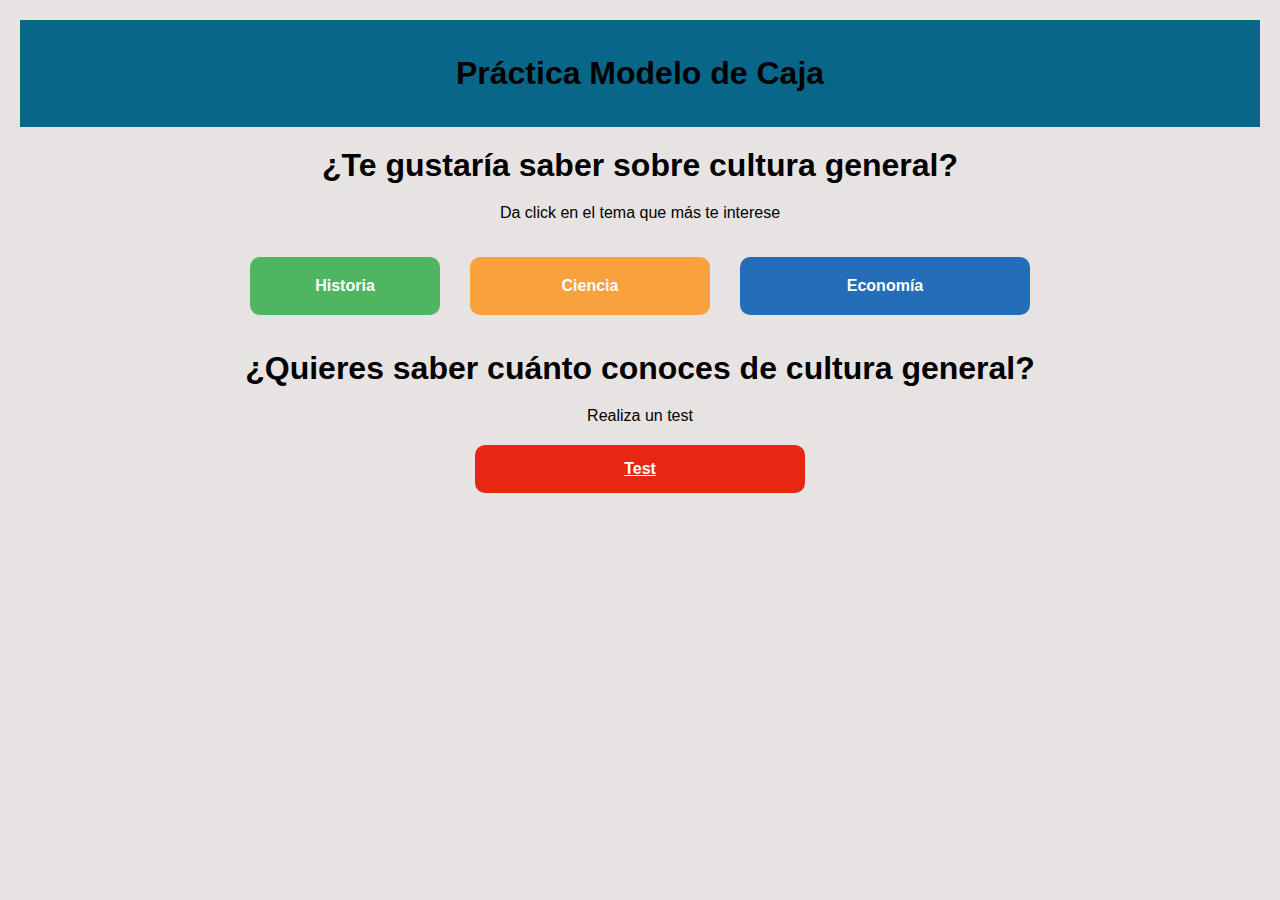
<file: 00_modelo_de_caja/index.html>
<!DOCTYPE html>
<html lang="en">

<head>
    <meta charset="UTF-8">
    <meta name="viewport" content="width=device-width, initial-scale=1.0">
    <link rel="stylesheet" href="styles.css">
    <title>Práctica Modelo de Caja</title>
</head>

<body>
    <header>
        <h1>Práctica Modelo de Caja</h1>
    </header>
    
    <main>
        <h1> ¿Te gustaría saber sobre cultura general? </h1>
        <p> Da click en el tema que más te interese </p>
        <section class="box-container">
            <a href="https://historia.nationalgeographic.com.es/" target="_blank" class="box box-small">Historia</a>
            <a href="https://naukas.com/" target="_blank" class="box box-medium">Ciencia</a>
            <a href="https://quickonomics.com/" target="_blank" class="box box-large">Economía</a>
        </section>
        <h1> ¿Quieres saber cuánto conoces de cultura general? </h1>
        <p> Realiza un test </p>
        <a href="https://www.academiabigbang.com/test-de-cultura-general/" target="_blank">Test</a>
    </main>
    
</body>
</html>
</file>
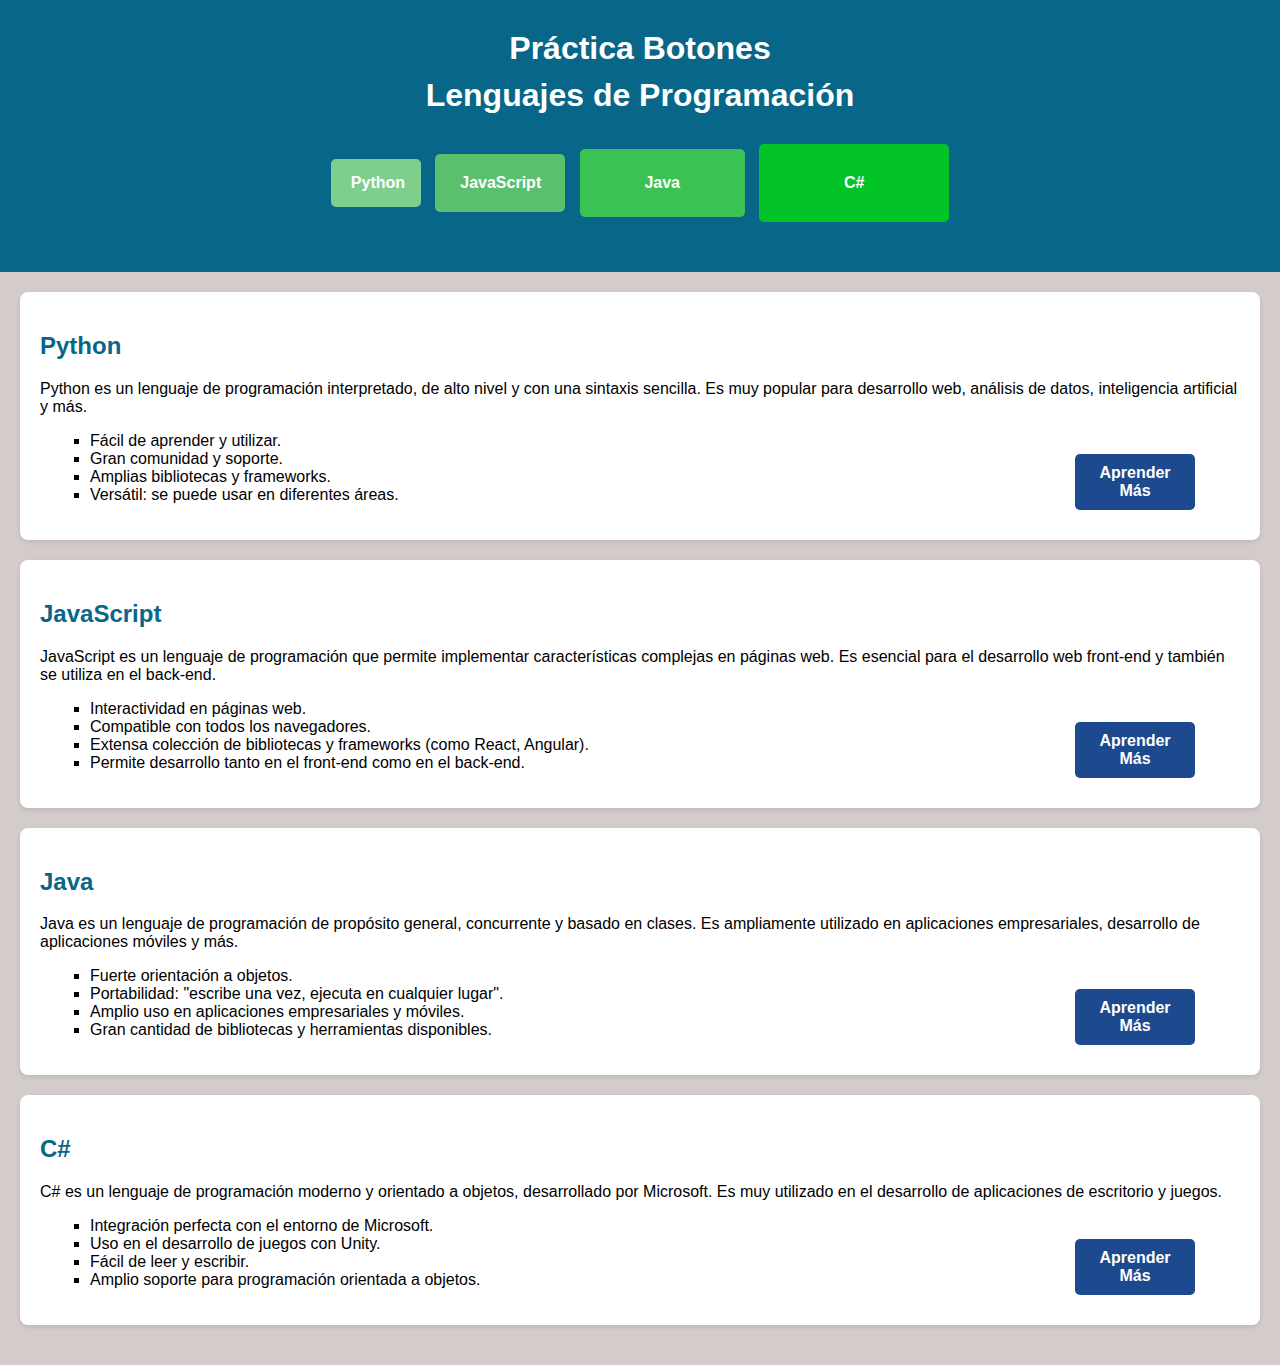
<file: 01_botones/index.html>
<!DOCTYPE html>
<html lang="es">
<head>
    <meta charset="UTF-8">
    <meta name="viewport" content="width=device-width, initial-scale=1.0">
    <link rel="stylesheet" href="styles.css">
    <title>Práctica Botones</title>
</head>
<body>
    <header>
        <h1>Práctica Botones</h1>
        <h1>Lenguajes de Programación</h1>
        <nav>
            <div>
                <a class="btn level-one" href="#python">Python</a>
                <a class="btn level-two" href="#javascript">JavaScript</a>
                <a class="btn level-three" href="#java">Java</a>
                <a class="btn level-four" href="#csharp">C#</a>
            </div>
        </nav>
    </header>
    
    <main>
        <div id="python">
            <h2>Python</h2>
            <p>Python es un lenguaje de programación interpretado, de alto nivel y con una sintaxis sencilla. Es muy popular para desarrollo web, análisis de datos, inteligencia artificial y más.</p>
            <ul>
                <li>Fácil de aprender y utilizar.</li>
                <li>Gran comunidad y soporte.</li>
                <li>Amplias bibliotecas y frameworks.</li>
                <li>Versátil: se puede usar en diferentes áreas.</li>
            </ul>
            <a class="btn info" href="https://www.python.org/" >Aprender Más</a>
        </div>
        
        <div id="javascript">
            <h2>JavaScript</h2>
            <p>JavaScript es un lenguaje de programación que permite implementar características complejas en páginas web. Es esencial para el desarrollo web front-end y también se utiliza en el back-end.</p>
            <ul>
                <li>Interactividad en páginas web.</li>
                <li>Compatible con todos los navegadores.</li>
                <li>Extensa colección de bibliotecas y frameworks (como React, Angular).</li>
                <li>Permite desarrollo tanto en el front-end como en el back-end.</li>
            </ul>
            <a class="btn info" href="https://developer.mozilla.org/es/docs/Web/JavaScript">Aprender Más</a>
        </div>
        
        <div id="java">
            <h2>Java</h2>
            <p>Java es un lenguaje de programación de propósito general, concurrente y basado en clases. Es ampliamente utilizado en aplicaciones empresariales, desarrollo de aplicaciones móviles y más.</p>
            <ul>
                <li>Fuerte orientación a objetos.</li>
                <li>Portabilidad: "escribe una vez, ejecuta en cualquier lugar".</li>
                <li>Amplio uso en aplicaciones empresariales y móviles.</li>
                <li>Gran cantidad de bibliotecas y herramientas disponibles.</li>
            </ul>
            <a class="btn info" href="https://dev.java/learn/">Aprender Más</a>
        </div>
        
        <div id="csharp">
            <h2>C#</h2>
            <p>C# es un lenguaje de programación moderno y orientado a objetos, desarrollado por Microsoft. Es muy utilizado en el desarrollo de aplicaciones de escritorio y juegos.</p>
            <ul>
                <li>Integración perfecta con el entorno de Microsoft.</li>
                <li>Uso en el desarrollo de juegos con Unity.</li>
                <li>Fácil de leer y escribir.</li>
                <li>Amplio soporte para programación orientada a objetos.</li>
            </ul>
            <a class="btn info" href="https://www.w3schools.com/cs/cs_intro.php">Aprender Más</a>
        </div>
    </main>
</body>
</html>
</file>
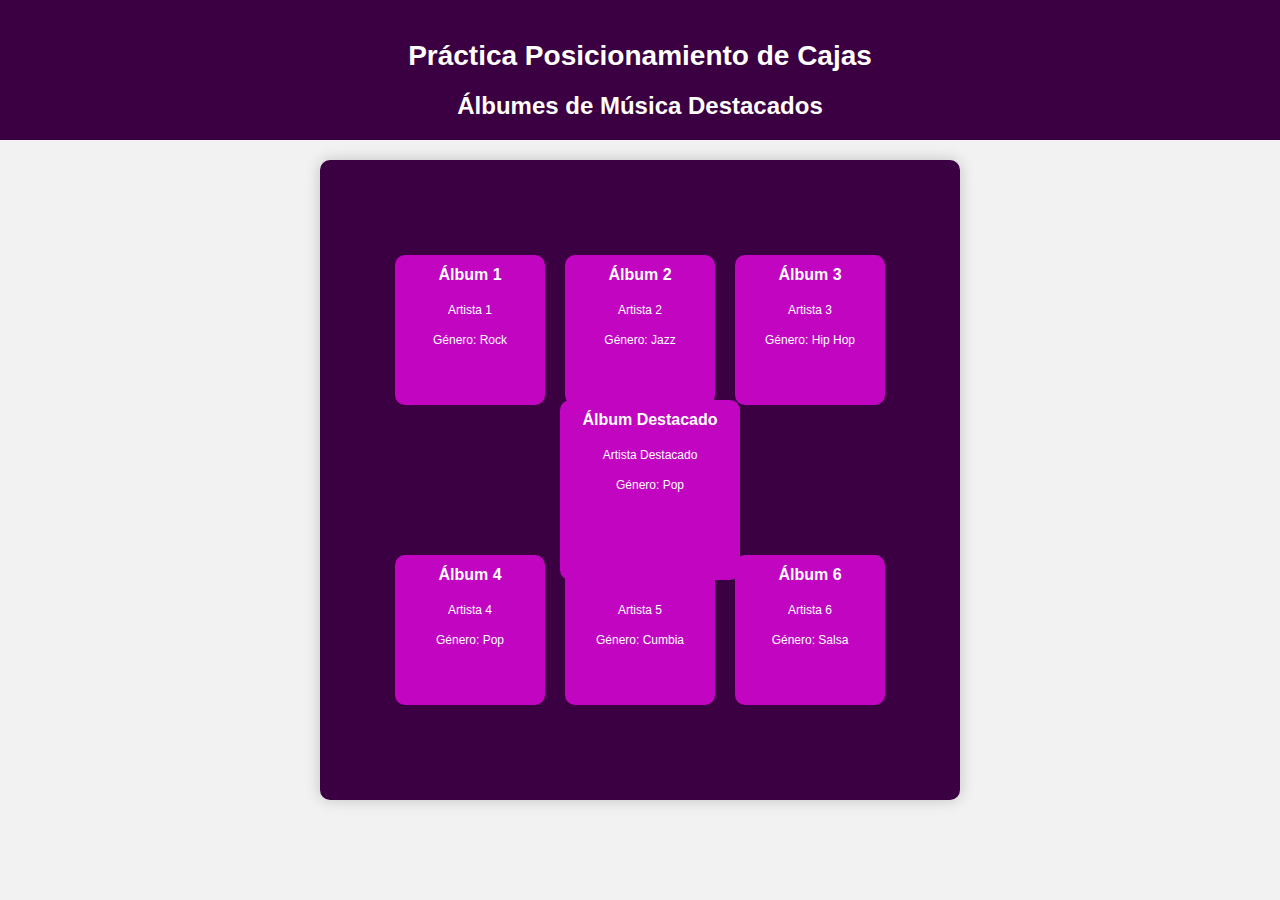
<file: 02_posicionamiento_cajas/index.html>
<!DOCTYPE html>
<html lang="en">
<head>
    <meta charset="UTF-8">
    <meta name="viewport" content="width=device-width, initial-scale=1.0">
    <link rel="stylesheet" href="styles.css">
    <title>Práctica Posicionamiento de Cajas</title>
</head>
<body>
    <header>
        <h1>Práctica Posicionamiento de Cajas</h1>
        <h2>Álbumes de Música Destacados</h2>
    </header>
    <div class="parent-box">
        <div class="box position">
            <h3>Álbum Destacado</h3>
            <p>Artista Destacado</p>
            <p>Género: Pop</p>
        </div>
        <div class="box">
            <h3>Álbum 1</h3>
            <p>Artista 1</p>
            <p>Género: Rock</p>
        </div>
        <div class="box">
            <h3>Álbum 2</h3>
            <p>Artista 2</p>
            <p>Género: Jazz</p>
        </div>
        <div class="box">
            <h3>Álbum 3</h3>
            <p>Artista 3</p>
            <p>Género: Hip Hop</p>
        </div>
        <div class="box">
            <h3>Álbum 4</h3>
            <p>Artista 4</p>
            <p>Género: Pop</p>
        </div>
        <div class="box">
            <h3>Álbum 5</h3>
            <p>Artista 5</p>
            <p>Género: Cumbia</p>
        </div>
        <div class="box">
            <h3>Álbum 6</h3>
            <p>Artista 6</p>
            <p>Género: Salsa</p>
        </div>
    </div>
</body>
</html>
</file>
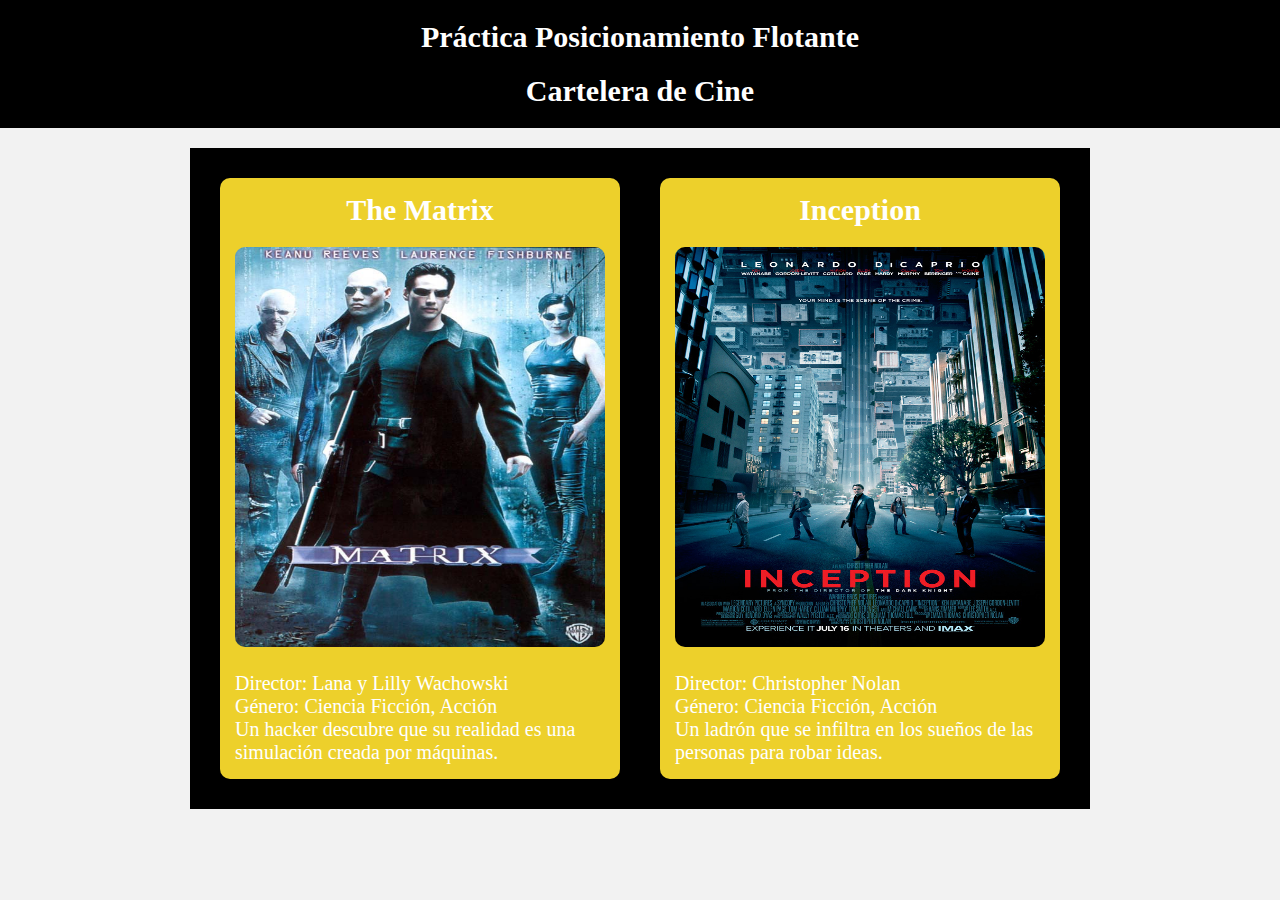
<file: 03_posicionamiento_flotante/index.html>
<!DOCTYPE html>
<html lang="en">
<head>
    <meta charset="UTF-8">
    <meta name="viewport" content="width=device-width, initial-scale=1.0">
    <link rel="stylesheet" href="styles.css">
    <title>Práctica Posicionamiento Flotante</title>
</head>
<body>
    <header>
        <h1>Práctica Posicionamiento Flotante</h1>
        <h2>Cartelera de Cine</h2>
    </header>
    <main>
        <div class="parent-box">
            <div class="box one">
                <h2>Inception</h2>
                <img src="inception.jpg" alt="PosterInception" class="poster">
                <p>Director: Christopher Nolan</p>
                <p>Género: Ciencia Ficción, Acción</p>
                <p>Un ladrón que se infiltra en los sueños de las personas para robar ideas.</p>
            </div>
            <div class="box two">
                <h2>The Matrix</h2>
                <img src="matrix.jpg" alt="PosterMatrix" class="poster">
                <p>Director: Lana y Lilly Wachowski</p>
                <p>Género: Ciencia Ficción, Acción</p>
                <p>Un hacker descubre que su realidad es una simulación creada por máquinas.</p>
            </div>
        </div>
    </main>
</body>
</html>
</file>
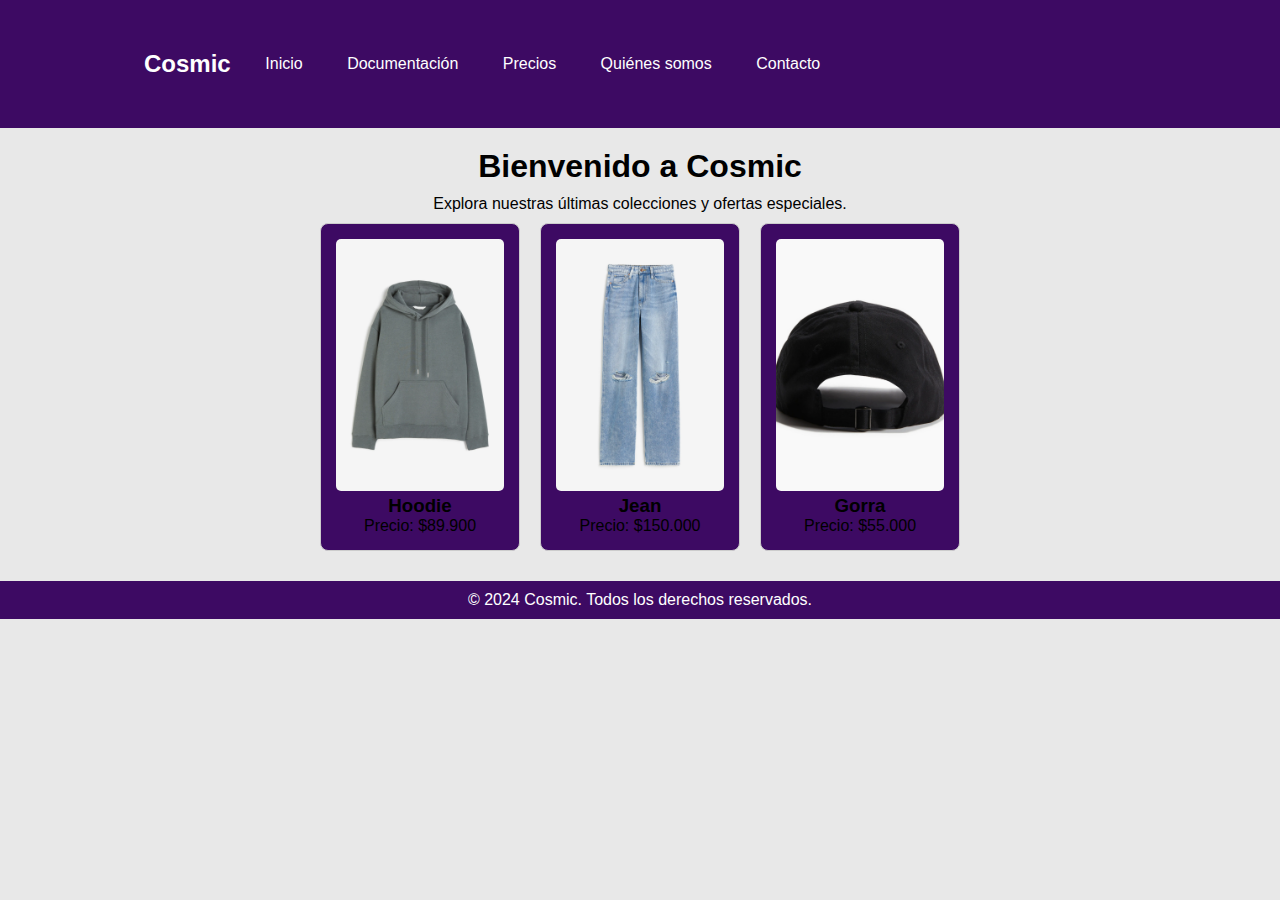
<file: 05_menu_horizontal/index.html>
<!DOCTYPE html>
<html lang="es">
<head>
    <meta charset="UTF-8">
    <meta name="viewport" content="width=device-width, initial-scale=1.0">
    <link rel="stylesheet" href="styles.css">
    <title>Tienda de Ropa</title>
</head>
<body>
    <header>
        <div class="logo">Cosmic</div>
        <ul class="menu">
            <li><a href="#">Inicio</a></li>
            <li><a href="#">Documentación</a></li>
            <li><a href="#">Precios</a></li>
            <li><a href="#">Quiénes somos</a></li>
            <li><a href="#">Contacto</a></li>
        </ul>
    </header>
    <main>
        <h1>Bienvenido a Cosmic</h1>
        <p>Explora nuestras últimas colecciones y ofertas especiales.</p>
        
        <section class="productos">
            <div class="producto">
                <img src="producto1.jpg" alt="Hoodie">
                <h3>Hoodie</h3>
                <p>Precio: $89.900</p>
            </div>
            <div class="producto">
                <img src="producto2.jpg" alt="Jean">
                <h3>Jean</h3>
                <p>Precio: $150.000</p>
            </div>
            <div class="producto">
                <img src="producto3.jpg" alt="Gorra">
                <h3>Gorra</h3>
                <p>Precio: $55.000</p>
            </div>
        </section>
        
    </main>
    <footer>
        <p>&copy; 2024 Cosmic. Todos los derechos reservados.</p>
    </footer>
</body>
</html>
</file>
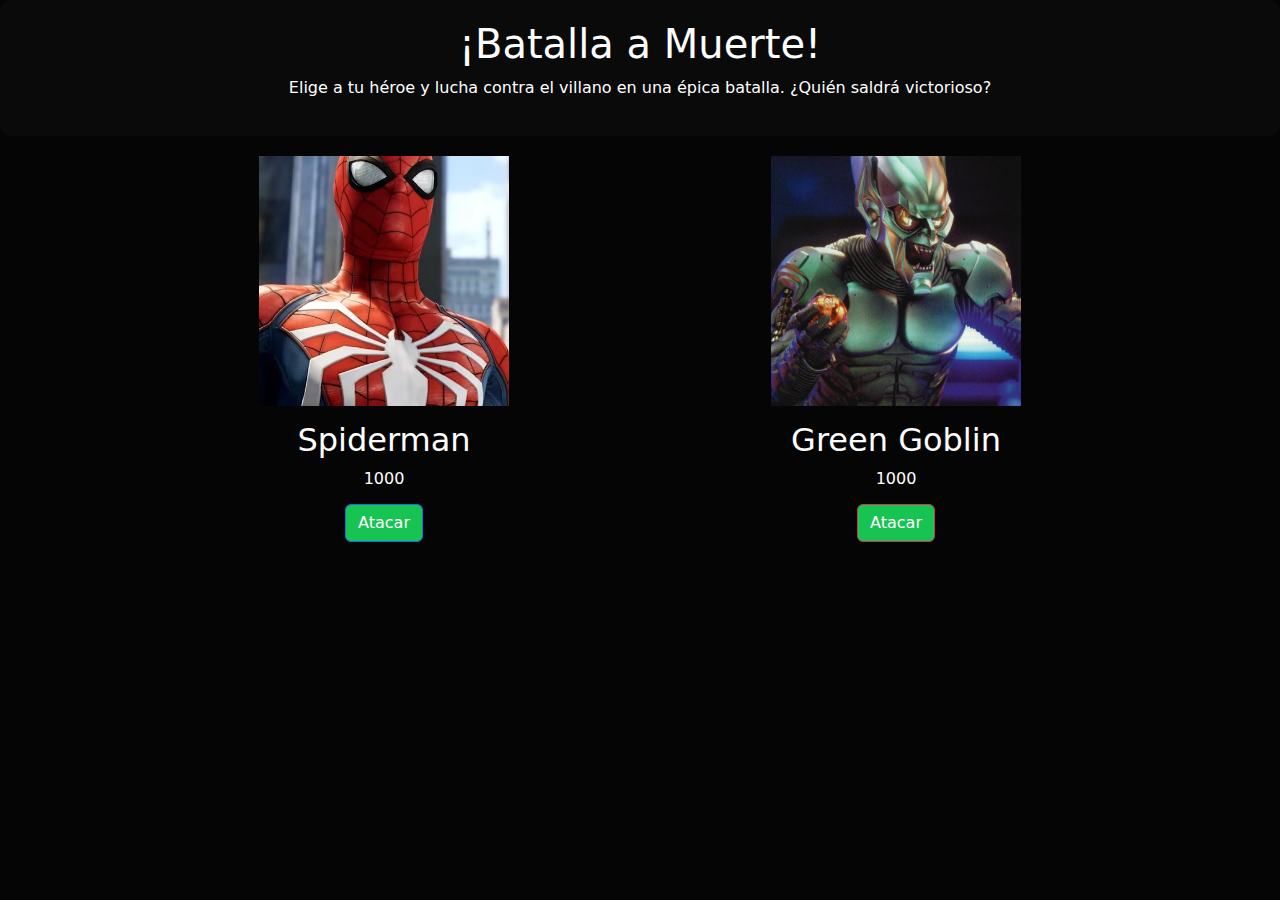
<file: 06_juego_js/index.html>
<!DOCTYPE html>
<html lang="en">
<head>
    <meta charset="UTF-8">
    <meta name="viewport" content="width=device-width, initial-scale=1.0">
    <link href="https://cdn.jsdelivr.net/npm/bootstrap@5.3.3/dist/css/bootstrap.min.css" rel="stylesheet" integrity="sha384-QWTKZyjpPEjISv5WaRU9OFeRpok6YctnYmDr5pNlyT2bRjXh0JMhjY6hW+ALEwIH" crossorigin="anonymous">
    <title>¡Batalla a Muerte!</title>
    
    <style>
        body {
            text-align: center;
            background-color: #050505;
            color: white;
        }
      
        header {
            background-color: rgba(79, 82, 84, 0.079); 
            padding: 20px;
            border-radius: 10px;
            margin-bottom: 20px; 
        }

        main {
            width: 80%;
            margin: auto;
        }

        .character-img {
            width: 250px; 
            height: 250px; 
            object-fit: cover; 
            margin-bottom: 15px; 
            transition: transform 0.2s;
        }

        .character-img:hover {
            transform: scale(1.1); 
            opacity: 0.5;
        }

        .btn {
            margin: 5px; 
            transition: background-color 0.2s; 
            background-color: #17c351;
        }

        .btn:hover {
            background-color: #ef5454; 
        }

        .attack {
            animation: shake 0.3s; 
        }

        @keyframes shake {
            0% { transform: translate(0); }
            25% { transform: translate(-5px, 0); }
            50% { transform: translate(5px, 0); }
            75% { transform: translate(-5px, 0); }
            100% { transform: translate(0); }
        }

        #resultado {
            margin-top: 20px;
            font-size: 24px;
            font-weight: bold;
            color: #fff;
        }
    </style>
</head>
<body>
    <header>
        <h1>¡Batalla a Muerte!</h1>
        <p>Elige a tu héroe y lucha contra el villano en una épica batalla. ¿Quién saldrá victorioso?</p>
    </header>
    <main>
        <div class="container">
            <div class="row">
                <div class="col">
                    <img src="spiderman.jpg" alt="Spiderman" class="character-img" id="spidermanImg">
                    <h2>Spiderman</h2>
                    <div id="spidermanLevel">1000</div>
                    <div id="spidermanLema" class="mt-2"></div>
                    <button onclick="jueguito.spidermanAtaca()" class="btn btn-primary">Atacar</button>
                </div>

                <div class="col">
                    <img src="greengoblin.jpg" alt="Green Goblin" class="character-img" id="goblinImg">
                    <h2>Green Goblin</h2>
                    <div id="goblinLevel">1000</div>
                    <div id="goblinLema" class="mt-2"></div>
                    <button onclick="jueguito.goblinAtaca()" class="btn btn-danger">Atacar</button>
                </div>
            </div>
        </div>
        <div id="resultado"></div>
    </main> 

    <script src="jueguito.js"></script>
</body>
</html>
</file>
<file: 00_modelo_de_caja/styles.css>
body {
    background-color: #e8e3e3; 
    font-family: 'Trebuchet MS', 'Lucida Sans Unicode', 'Lucida Grande', 'Lucida Sans', Arial, sans-serif, 'Roboto', sans-serif; 
    margin: 0;
    padding: 20px;
    text-align: center; 
}

header {
    background-color: #086788; 
    color: white; 
    padding: 15px 0; 
    color: black;
}

h1 {
    color: black;;
    margin: 20px 0; 
}

p {
    font-size: 16px; 
    margin-bottom: 20px;
}

.box-container {
    display: flex;
    justify-content: center; 
    flex-wrap: wrap; 
    margin: 20px 0; 
}

.box {
    display: block; 
    text-decoration: none; 
    color: white; 
    text-align: center; 
    border-radius: 10px; 
    margin: 15px; 
    padding: 20px; 
}

.box-small {
    background-color: #4fb560; 
    width: 150px; 
}

.box-medium {
    background-color: #f9a03f; 
    width: 200px; 
}

.box-large {
    background-color: #246eb9; 
    width: 250px; 
}

.box:hover {
    opacity: 0.8;
}

a {
    display: block; 
    text-align: center; 
    margin: 20px auto; 
    width: 300px; 
    padding: 15px;
    background-color: #e72712; 
    color: white;
    border-radius: 10px;
    font-weight: bold;
}

a:hover {
    opacity: 0.8;
}
</file>
<file: 01_botones/styles.css>
body {
    background: #d4cbcb;
    font-family: 'Roboto', sans-serif;
    margin: 0; 
}

header {
    text-align: center;
    padding: 20px 0;
    background: #086788; 
    color: white; 
}

nav {
    margin: 20px 0; 
}

h1 {
    margin: 10px 0; 
}

h2 {
    color: #086788; 
}

main {
    padding: 20px;
}

main div {
    background: white; 
    border-radius: 8px; 
    box-shadow: 0 2px 5px rgba(0, 0, 0, 0.1); 
    margin-bottom: 20px; 
    padding: 20px; 
    position: relative; /* Permitir posicionar elementos hijos de forma absoluta */
}

ul {
    list-style-type: square; 
    padding-left: 50px; 
}

.btn {
    color: #fff; 
    font-size: 16px; 
    font-weight: bold;
    text-decoration: none; 
    text-align: center;
    display: inline-block; 
    margin: 10px 5px; 
    border-radius: 5px; 
}

.btn.level-one {
    background: #7ecf8d;
    color: #fff; 
    width: 50px;
    padding: 15px 20px;
}

.btn.level-two {
    background: #5bc06d;
    color: #fff; 
    width: 80px;
    padding: 20px 25px;
}

.btn.level-three {
    background: #3ac353;
    color: #fff; 
    width: 105px;
    padding: 25px 30px;
}

.btn.level-four {
    background: #03c426;
    color: #fff; 
    width: 120px;
    padding: 30px 35px;
}

.btn.info {
    background: #1d498f;
    color: #fff; 
    width: 90px;
    position: absolute;
    left: 1050px;
    bottom: 20px;
    padding: 10px 15px;
}


.btn:hover {
    background: #bdc8db; 
}
</file>
<file: 02_posicionamiento_cajas/styles.css>
* {
    margin: 0;
    padding: 0;
}

body {
    background: #f2f2f2;
    font-family: 'Lucida Sans', 'Lucida Sans Regular', 'Lucida Grande', 'Lucida Sans Unicode', Geneva, Verdana, sans-serif, Arial, sans-serif;
}

header {
    text-align: center;
    padding: 20px;
    background-color: #3a0042;
    color: white;
}

h1 {
    font-size: 28px;
    padding: 20px;
}

.parent-box {
    margin: 20px auto;
    background: #3a0042;
    position: relative;
    width: 600px;
    padding: 20px;
    border-radius: 10px;
    display: flex;
    flex-wrap: wrap;
    justify-content: center; 
    align-items: center;
    height: 600px; 
    box-shadow: 0 0 15px rgba(0, 0, 0, 0.2);
}


.box {
    width: 150px;
    height: 150px;
    background: #c105c1;
    margin: 10px;
    color: white;
    border-radius: 10px;
    text-align: center;
    line-height: 30px; 
    transition: background 0.3s;
    position: relative; /* Posición relativa para que el z-index funcione */
}


.position {
    background: #c105c1;
    width: 180px;
    height: 180px;
    position: absolute; /* Cambia a absolute para superponerse */
    left: 50%;
    top: 50%;
    transform: translate(-50%, -50%); /* Centrar la caja en el contenedor */
    z-index: 1; /* Asegura que el álbum destacado esté por encima */
}

.box:hover {
    background: #cf6eda; 
}


h3 {
    margin: 5px 0;
    font-size: 16px;
}

p {
    font-size: 12px;
}
</file>
<file: 03_posicionamiento_flotante/styles.css>
* {
    margin: 0;
    padding: 0;
    box-sizing: border-box;
}

body {
    font-family:  Georgia, 'Times New Roman', Times, serif;
    background-color: #f2f2f2;
}

header {
    background-color: #000000;
    color: white;
    text-align: center;
    padding: 20px;
}

h1 {
    font-size: 30px;
}

h2 {
    font-size: 30px;
    margin-top: 20px;
}

main {
    padding: 20px;
}

.parent-box {
    background-color: #000000;
    padding: 20px;
    margin: 0 auto;
    width: 900px;
    overflow: hidden; 
}

.parent-box h2 {
    margin-top: 0;
    text-align: center;
}

.box {
    width: 400px;
    margin: 10px;
    padding: 15px;
    background-color: #edd02b;
    color: white;
    border-radius: 10px;
    float: left;
    font-size: 20px;
}

.one {
    float: right; 
}

.two {
    float: left; 
}

.poster {
    width: 100%;
    height: 400px;
    border-radius: 10px;
    margin-top: 20px ;
    margin-bottom: 20px ;
}
</file>
<file: 05_menu_horizontal/styles.css>
* {
    margin: 0;
    padding: 0;
    box-sizing: border-box;
}

body {
    font-family:  Tahoma, Geneva, Verdana, sans-serif, Arial, Helvetica, sans-serif;
    background: #e8e8e8;
}


.menu {
    list-style: none;
    padding: 0;
    background: #3d0a63; 
    width: 90%;
    max-width: 1000px; 
    margin: 20px auto; 
}

.menu li {
    display: inline-block; 
    text-align: center; 
}

.menu li a {
    color: #fff; 
    text-decoration: none; 
    display: block; 
    padding: 20px; 
}

.menu li a:hover {
    background: #7f63de; 
}


header {
    display: flex; 
    justify-content: space-between; 
    align-items: center; 
    padding: 15px 20px; 
    background-color: #3d0a63;
    color: white; 
}

.logo {
    font-size: 24px; 
    font-weight: bold; 
    margin-left: 10%;
}


main {
    padding: 20px; 
    text-align: center; 
}

h1 {
    font-size: 32px;
    margin-bottom: 10px; 
}



.productos {
    display: flex;
    justify-content: center; 
    flex-wrap: wrap; 
}

.producto {
    background: #3d0a63; 
    border: 1px solid #ccc; 
    border-radius: 8px; 
    margin: 10px; 
    padding: 15px; 
    text-align: center;
    width: 200px;
}

.producto img {
    width: 100%; 
    border-radius: 5px;
}


footer {
    background-color: #3d0a63; 
    color: white;
    text-align: center; 
    padding: 10px 0; 
    position: relative; 
    bottom: 0; 
    width: 100%; 
}
</file>
